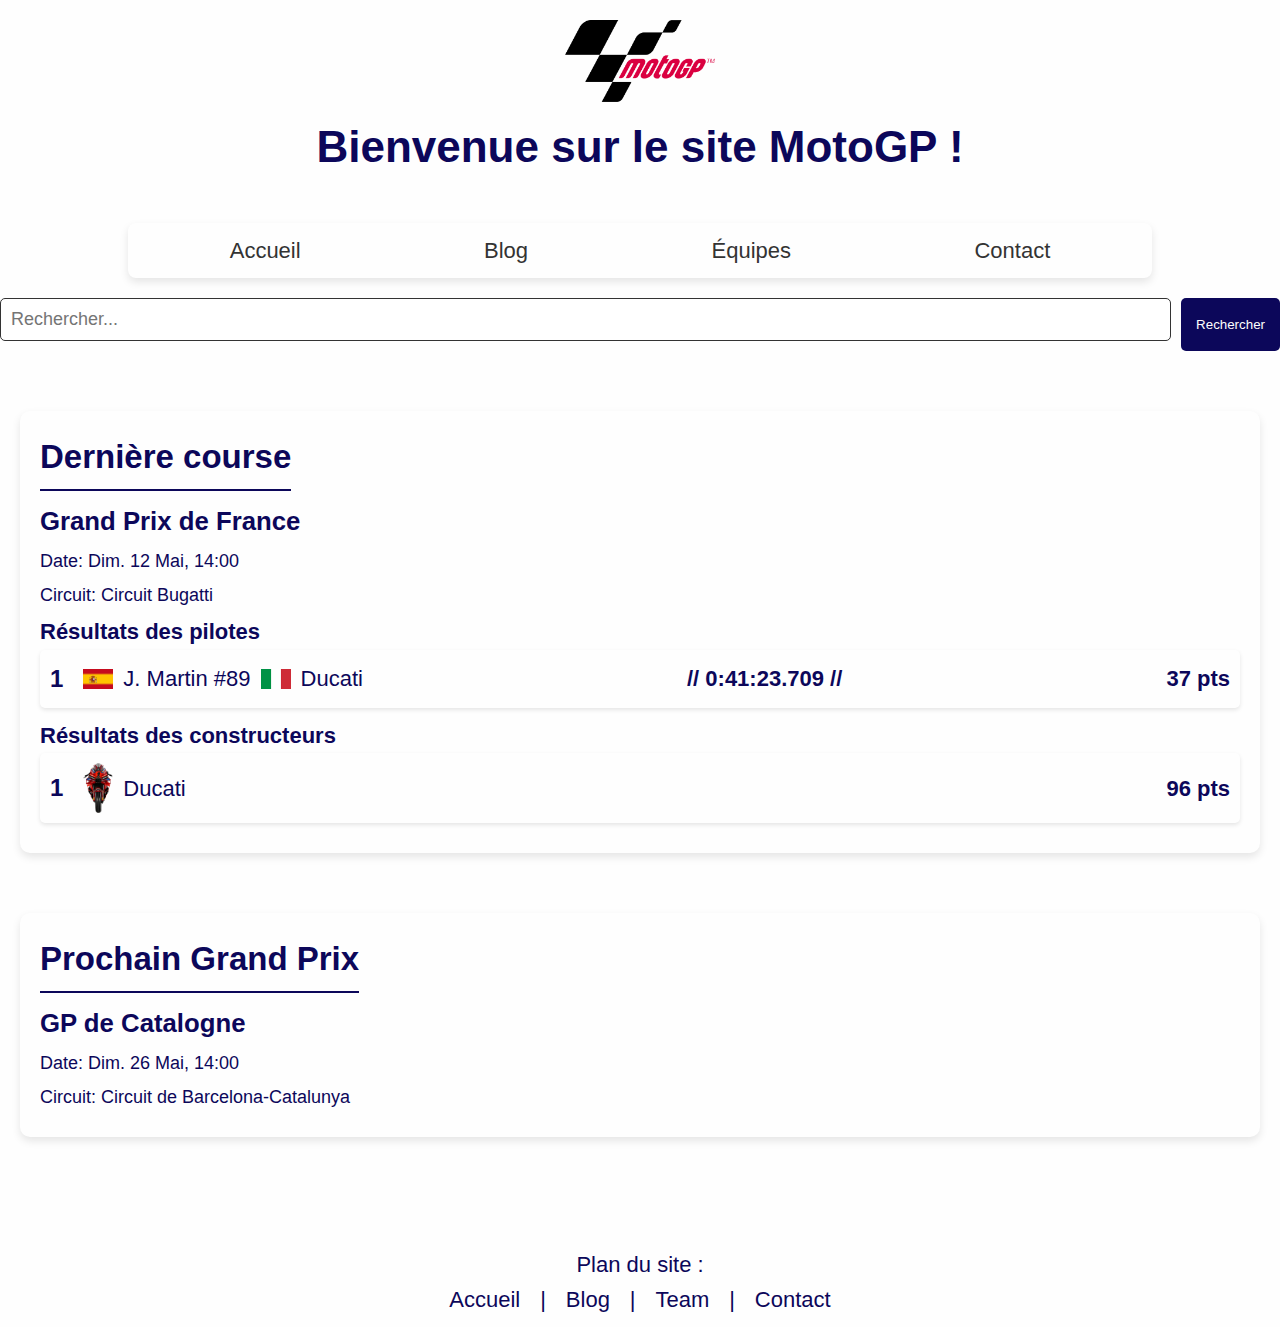
<file: index.html>
<!DOCTYPE html>
<html lang="fr">
<head>
    <meta charset="UTF-8">
    <meta name="viewport" content="width=device-width, initial-scale=1.0">
    <title>MotoGP - Accueil</title>
    <link rel="stylesheet" href="styles.css">
</head>
<body>
    <header>
        <img src="img/logo.png" alt="Logo du Moto GP" id="logo">
        <h1>Bienvenue sur le site MotoGP !</h1>
    </header>

    <nav>
        <ul>
            <li><a href="index.html">Accueil</a></li>
            <li><a href="blog.html">Blog</a></li>
            <li><a href="equipes.html">Équipes</a></li>
            <li><a href="contact.html">Contact</a></li>
        </ul>
    </nav>

    <div class="search-bar">
        <input type="text" placeholder="Rechercher..." class="search-input">
        <button class="search-button">Rechercher</button>
    </div>

    <main>
        <section class="last-race">
            <h2>Dernière course</h2>
            <h3>Grand Prix de France</h3>
            <p class="race-details">Date: Dim. 12 Mai, 14:00</p>
            <p class="race-details">Circuit: Circuit Bugatti</p>
            <h4>Résultats des pilotes</h4>
            <ul class="pilots-list">
                <li>
                    <span class="position">1</span>
                    <img src="img/spain.png" alt="Drapeau espagnol" class="flag">
                    J. Martin
                    #89
                    <img src="img/italia.png" alt="Logo Ducati Pramac" class="constructor">
                    Ducati
                    <span class="time"> //  0:41:23.709 // </span>
                    <span class="points">37 pts</span>
                </li>
                <!-- Ajoutez les autres éléments de la liste pour les autres pilotes (4 éléments supplémentaires) -->
            </ul>
            <h4>Résultats des constructeurs</h4>
            <ul class="constructors-list">
                <li>
                    <span class="position">1</span>
                    <img src="img/ducati.png" alt="Logo Ducati" class="constructor">
                    Ducati
                    <span class="points">96 pts</span>
                </li>
                <!-- Ajoutez les autres éléments de la liste pour les autres constructeurs (4 éléments supplémentaires) -->
            </ul>
        </section>

        <section class="next-race">
            <h2>Prochain Grand Prix</h2>
            <h3>GP de Catalogne</h3>
            <p class="race-details">Date: Dim. 26 Mai, 14:00</p>
            <p class="race-details">Circuit: Circuit de Barcelona-Catalunya</p>
        </section>
    </main>

    <footer>
        <p>Plan du site : </p>
        <a href="index.html">Accueil</a> |
        <a href="blog.html">Blog</a> |
        <a href="equipes.html">Team</a> |
        <a href="contact.html">Contact</a>
    </footer>
</body>
</html>
</file>
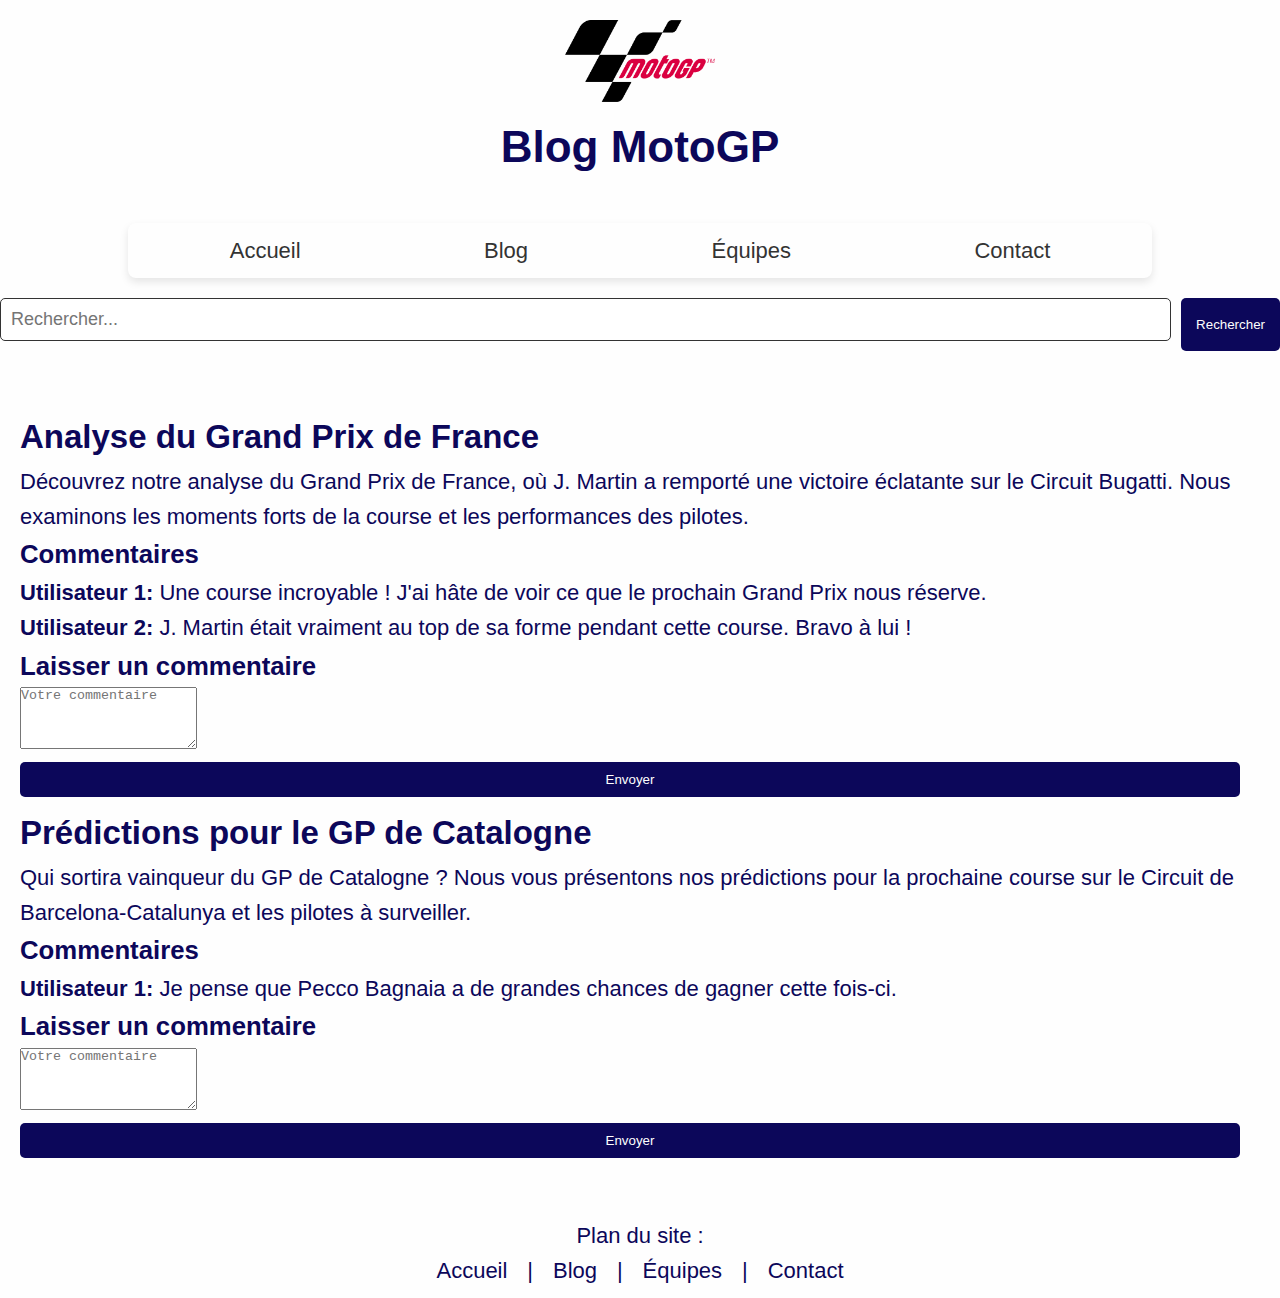
<file: blog.html>
<!DOCTYPE html> <html lang="fr"> <head> <meta charset="UTF-8"> <meta name="viewport" content="width=device-width, initial-scale=1.0"> <title>MotoGP - Blog</title> <link rel="stylesheet" href="styles.css"> </head> <body> <header> <img src="img/logo.png" alt="Logo du Moto GP" id="logo"> <h1>Blog MotoGP</h1> </header>

    <nav>
        <ul>
            <li><a href="index.html">Accueil</a></li>
            <li><a href="blog.html">Blog</a></li>
            <li><a href="equipes.html">Équipes</a></li>
            <li><a href="contact.html">Contact</a></li>
        </ul>
    </nav>
    
    <div class="search-bar">
        <input type="text" placeholder="Rechercher..." class="search-input">
        <button class="search-button">Rechercher</button>
    </div>
    
    <main>
        <article>
            <h2>Analyse du Grand Prix de France</h2>
            <p>Découvrez notre analyse du Grand Prix de France, où J. Martin a remporté une victoire éclatante sur le Circuit Bugatti. Nous examinons les moments forts de la course et les performances des pilotes.</p>
    
            <h3>Commentaires</h3>
            <div class="comment">
                <p><strong>Utilisateur 1:</strong> Une course incroyable ! J'ai hâte de voir ce que le prochain Grand Prix nous réserve.</p>
            </div>
            <div class="comment">
                <p><strong>Utilisateur 2:</strong> J. Martin était vraiment au top de sa forme pendant cette course. Bravo à lui !</p>
            </div>
    
            <h3>Laisser un commentaire</h3>
            <form>
                <textarea placeholder="Votre commentaire" rows="4" required></textarea>
                <button type="submit">Envoyer</button>
            </form>
        </article>
    
        <article>
            <h2>Prédictions pour le GP de Catalogne</h2>
            <p>Qui sortira vainqueur du GP de Catalogne ? Nous vous présentons nos prédictions pour la prochaine course sur le Circuit de Barcelona-Catalunya et les pilotes à surveiller.</p>
    
            <h3>Commentaires</h3>
            <div class="comment">
                <p><strong>Utilisateur 1:</strong> Je pense que Pecco Bagnaia a de grandes chances de gagner cette fois-ci.</p>
            </div>
    
            <h3>Laisser un commentaire</h3>
            <form>
                <textarea placeholder="Votre commentaire" rows="4" required></textarea>
                <button type="submit">Envoyer</button>
            </form>
        </article>
    </main>
    
    <footer>
        <p>Plan du site : </p>
        <a href="index.html">Accueil</a> |
        <a href="blog.html">Blog</a> |
        <a href="equipes.html">Équipes</a> |
        <a href="contact.html">Contact</a>
    </footer>
    </body> </html>
</file>
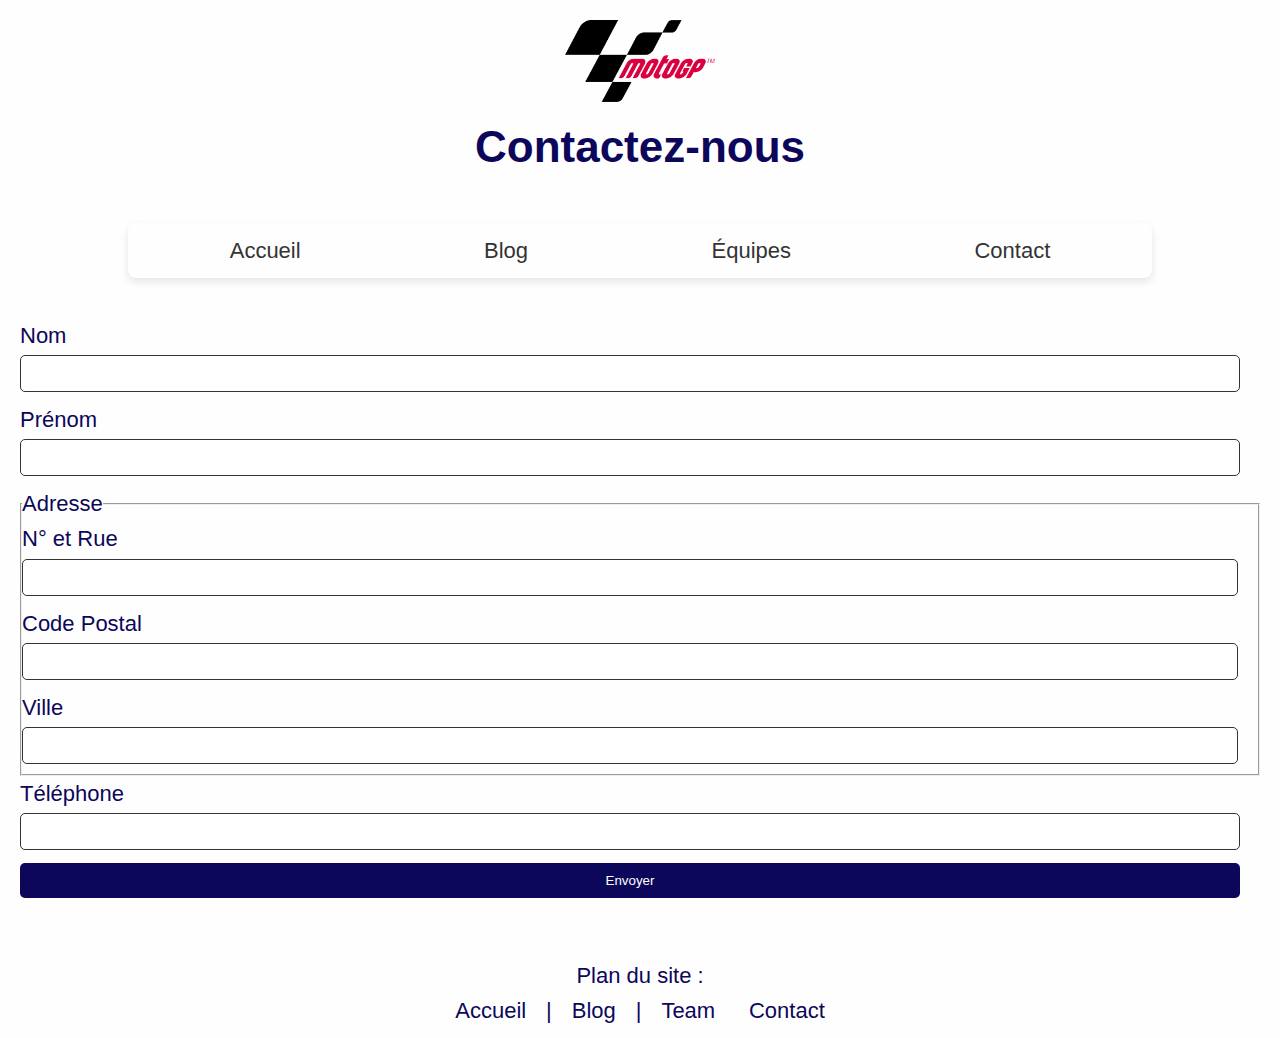
<file: contact.html>
<!DOCTYPE html>
<html lang="fr">
<head>
    <meta charset="UTF-8">
    <meta name="viewport" content="width=device-width, initial-scale=1.0">
    <title>MotoGP | Contact</title>
    <link rel="stylesheet" href="styles.css">
    <script src="scripts.js" defer></script>
</head>
<body>
    <header>
        <img src="img/logo.png" alt="Logo du Moto GP" id="logo">
        <h1>Contactez-nous</h1>
    </header>

    <nav>
        <ul>
            <li><a href="index.html">Accueil</a></li>
            <li><a href="blog.html">Blog</a></li>
            <li><a href="equipes.html">Équipes</a></li>
            <li><a href="contact.html">Contact</a></li>
        </ul>
    </nav>

    <main>
        <form id="contact-form">
            <label for="nom">Nom</label>
            <input type="text" id="nom" required aria-required="true" minlength="2" maxlength="50" aria-invalid="false">

            <label for="prenom">Prénom</label>
            <input type="text" id="prenom" required aria-required="true" minlength="2" maxlength="50" aria-invalid="false">

            <fieldset>
                <legend>Adresse</legend>
                <label for="numero_rue">N° et Rue</label>
                <input type="text" id="numero_rue" required aria-required="true" minlength="1" maxlength="10" aria-invalid="false">

                <label for="code_postal">Code Postal</label>
                <input type="text" id="code_postal" required aria-required="true" minlength="5" maxlength="10" aria-invalid="false">

                <label for="ville">Ville</label>
                <input type="text" id="ville" required aria-required="true" minlength="2" maxlength="100" aria-invalid="false">
            </fieldset>

            <label for="téléphone">Téléphone</label>
            <input type="téléphone" id="téléphone" required aria-required="true" aria-invalid="false">

            <button type="submit">Envoyer</button>
        </form>

    </main>

    <footer>
        <p>Plan du site : </p>
        <a href="index.html">Accueil</a> |
        <a href="blog.html">Blog</a> |
        <a href="blog.html">Team</a>
        <a href="contact.html">Contact</a>
    </footer>
</body>
</html>
</file>
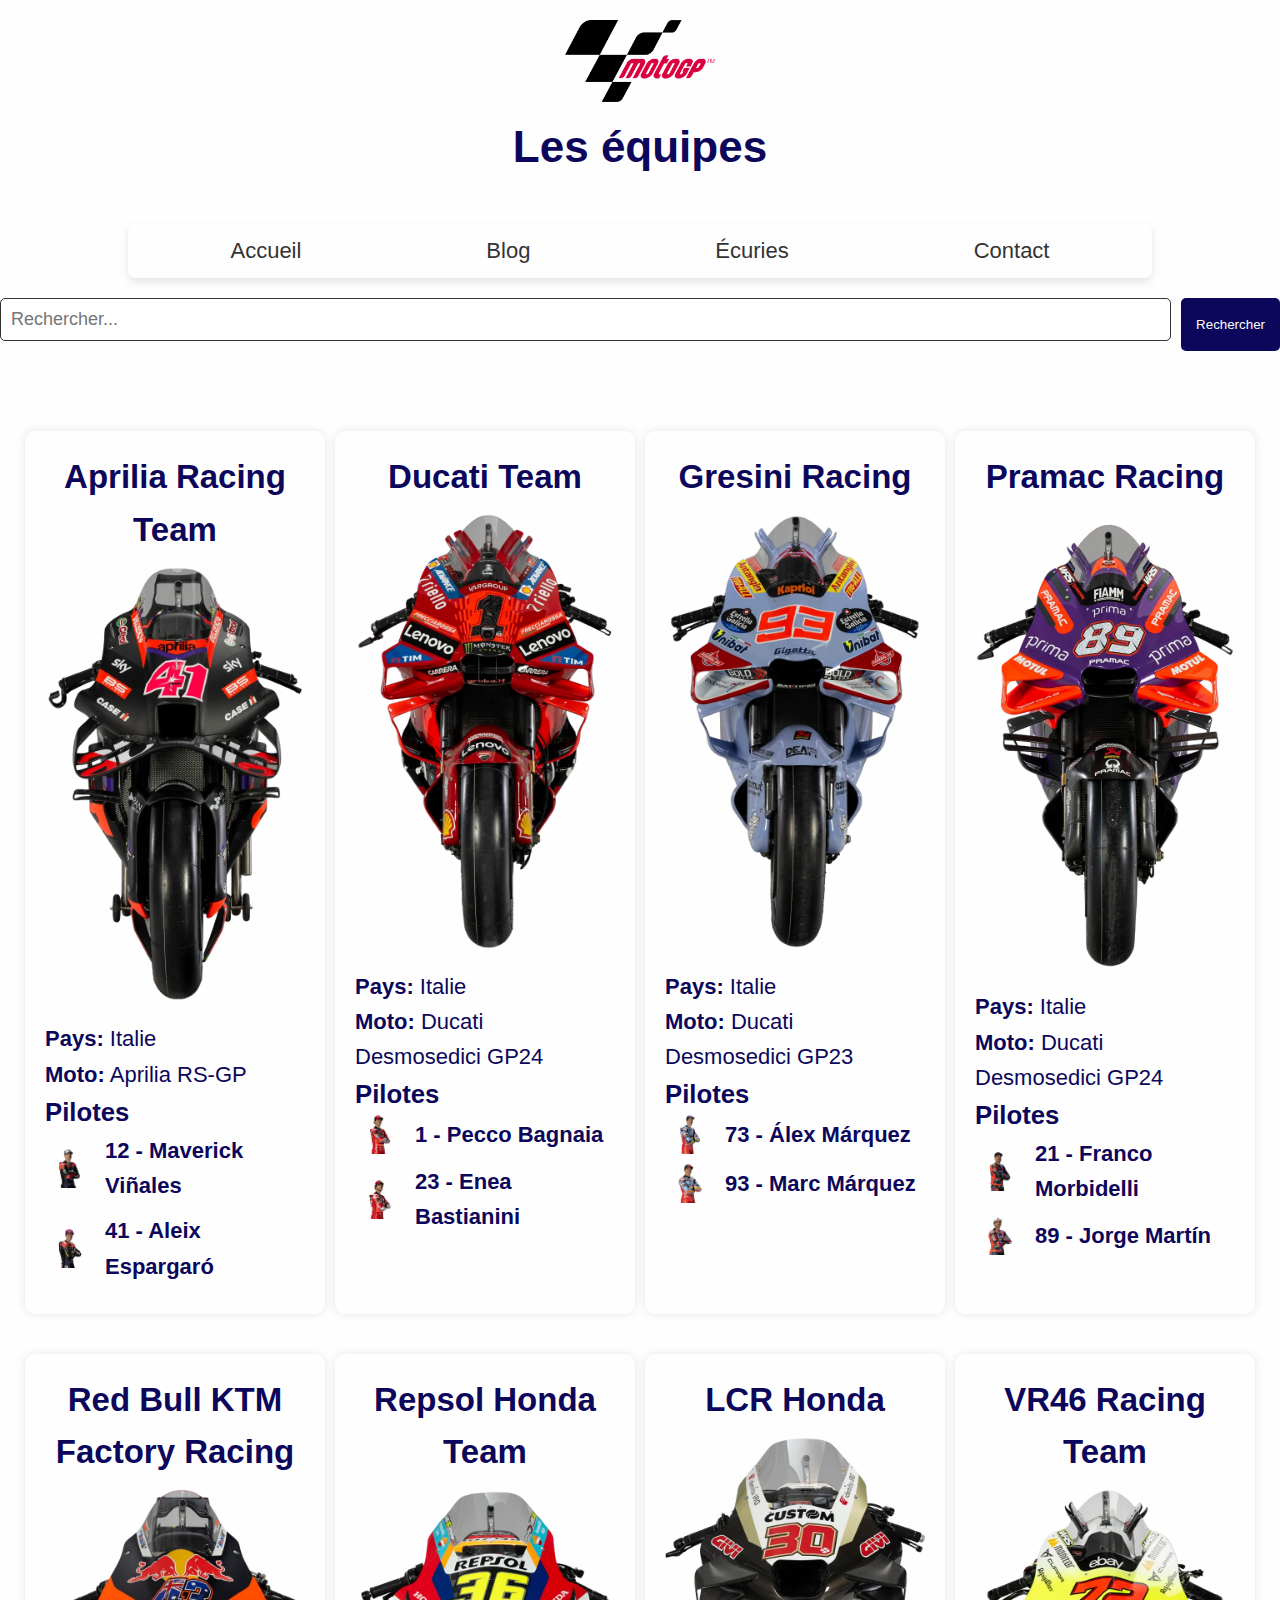
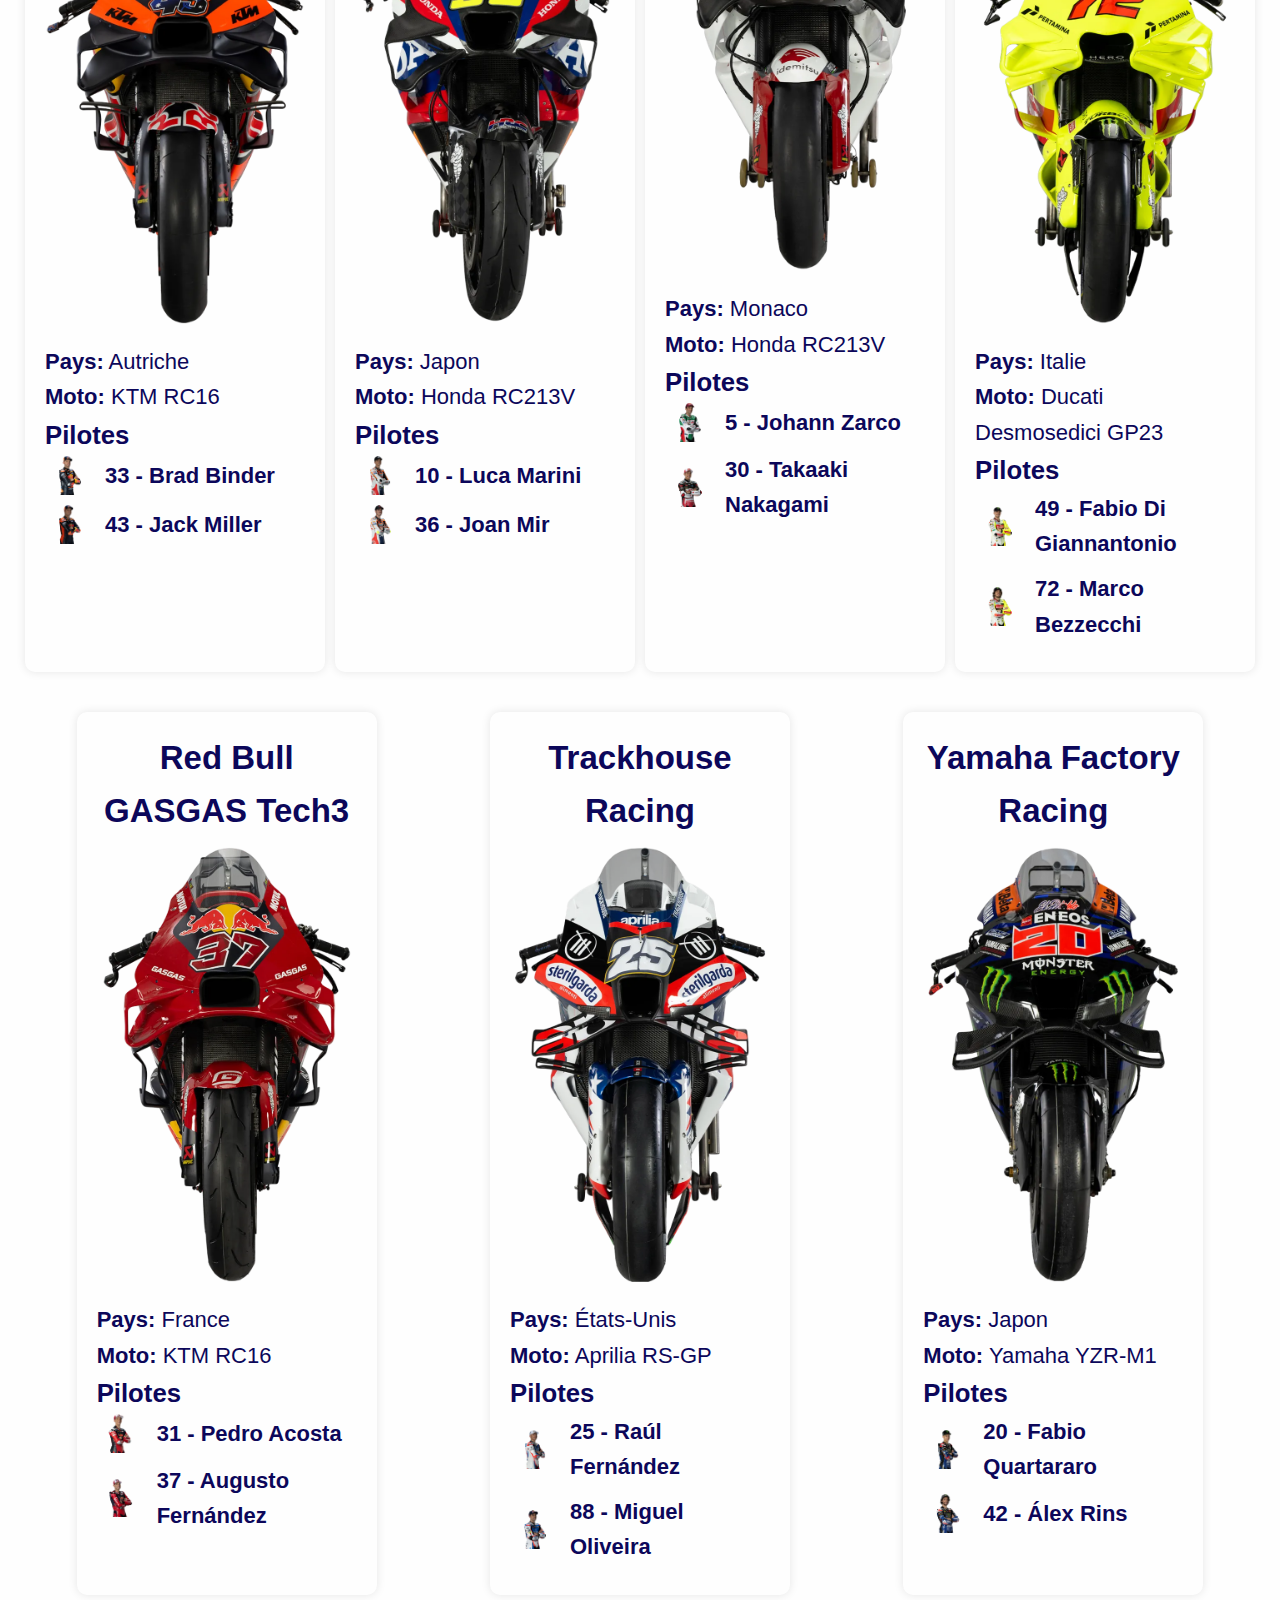
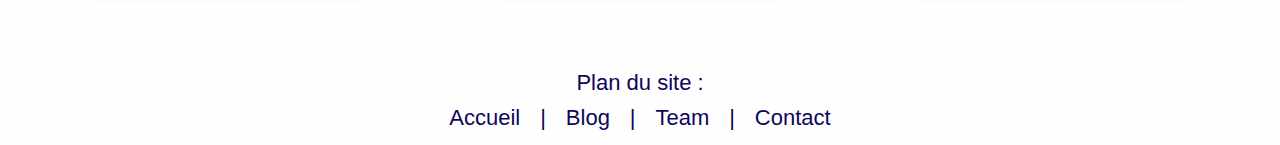
<file: equipes.html>
<!DOCTYPE html>
<html lang="fr">
<head>
    <meta charset="UTF-8">
    <meta name="viewport" content="width=device-width, initial-scale=1.0">
    <title>MotoGP - equipes</title>
    <link rel="stylesheet" href="styles.css">
    <style>
        

        main {
            padding: 20px;
            display: flex;
            flex-wrap: wrap;
            justify-content: space-around;
        }

        .team {
            background-color: #fefefe;
            border-radius: 10px;
            padding: 20px;
            margin: 20px 0;
            width: calc(30% - 40px);
            max-width: 300px;
            box-shadow: 0 0 10px rgba(0, 0, 0, 0.1);
        }

        .team h2 {
            text-align: center;
            margin-bottom: 10px;
        }

        .constructor-image {
            display: block;
            margin: 0 auto 20px;
            max-width: 100%;
            height: auto;
        }

        .pilot {
            display: flex;
            align-items: center;
            margin-bottom: 10px;
        }

        .pilot-image {
            width: 50px;
            height: auto;
            margin-right: 10px;
        }
    </style>
</head>
<body>
    <header>
        <img src="img/logo.png" alt="Logo du Moto GP" id="logo">
        <h1>Les équipes</h1>
    </header>

    <nav>
        <ul>
            <li><a href="index.html">Accueil</a></li>
            <li><a href="blog.html">Blog</a></li>
            <li><a href="equipes.html">Écuries</a></li>
            <li><a href="contact.html">Contact</a></li>
        </ul>
    </nav>

    <div class="search-bar">
        <input type="text" placeholder="Rechercher..." class="search-input">
        <button class="search-button">Rechercher</button>
    </div>

    <main>
        <section class="team">
            <h2>Aprilia Racing Team</h2>
            <img src="img/aprilia.png" alt="une moto aprilia" class="constructor-image">
            <p><strong>Pays:</strong> Italie</p>
            <p><strong>Moto:</strong> Aprilia RS-GP</p>

            <h3>Pilotes</h3>
            <div class="pilot">
                <img src="img/maverick-vinales.png" alt="photo de Maverick Viñales" class="pilot-image">
                <p><strong>12 - Maverick Viñales</strong></p>
            </div>
            <div class="pilot">
                <img src="img/aleix-espargaro.png" alt="photo d'Aleix Espargaró" class="pilot-image">
                <p><strong>41 - Aleix Espargaró</strong></p>
            </div>
        </section>

        <section class="team">
            <h2>Ducati Team</h2>
            <img src="img/ducati.png" alt="une moto Ducati" class="constructor-image">
            <p><strong>Pays:</strong> Italie</p>
            <p><strong>Moto:</strong> Ducati Desmosedici GP24</p>

            <h3>Pilotes</h3>
            <div class="pilot">
                <img src="img/pecco-bagnaia.png" alt="Photo de Pecco Bagnaia" class="pilot-image">
                <p><strong>1 - Pecco Bagnaia</strong></p>
            </div>
            <div class="pilot">
                <img src="img/enea-bastianini.png" alt="Photo d'Enea Bastianini" class="pilot-image">
                <p><strong>23 - Enea Bastianini</strong></p>
            </div>
        </section>

        <section class="team">
            <h2>Gresini Racing</h2>
            <img src="img/gresini.png" alt="une moto ducati aux couleurs de l'équipe Gresini" class="constructor-image">
            <p><strong>Pays:</strong> Italie</p>
            <p><strong>Moto:</strong> Ducati Desmosedici GP23</p>

            <h3>Pilotes</h3>
            <div class="pilot">
                <img src="img/alex-marquez.png" alt="Photo d'Alex Marquez" class="pilot-image">
                <p><strong>73 - Álex Márquez</strong></p>
            </div>
            <div class="pilot">
                <img src="img/marc-marquez.png" alt="Photo de Marc Marquez" class="pilot-image">
                <p><strong>93 - Marc Márquez</strong></p>
            </div>
        </section>

        <section class="team">
            <h2>Pramac Racing</h2>
            <img src="img/pramac.png" alt="Une moto ducati aux couleurs de l'équipe Pramac" class="constructor-image">
            <p><strong>Pays:</strong> Italie</p>
            <p><strong>Moto:</strong> Ducati Desmosedici GP24</p>

            <h3>Pilotes</h3>
            <div class="pilot">
                <img src="img/franco-morbidelli.png" alt="Photo de Franco Morbidelli" class="pilot-image">
                <p><strong>21 - Franco Morbidelli</strong></p>
            </div>
            <div class="pilot">
                <img src="img/jorge-martin.png" alt="Photo de Jorge Martín" class="pilot-image">
                <p><strong>89 - Jorge Martín</strong></p>
            </div>
        </section>

        <section class="team">
            <h2>Red Bull KTM Factory Racing</h2>
            <img src="img/redbull-ktm.png" alt="Une moto KTM aux couleurs de Red Bull KTM" class="constructor-image">
            <p><strong>Pays:</strong> Autriche</p>
            <p><strong>Moto:</strong> KTM RC16</p>

            <h3>Pilotes</h3>
            <div class="pilot">
                <img src="img/brad-binder.png" alt="Photo de Brad Binder" class="pilot-image">
                <p><strong>33 - Brad Binder</strong></p>
            </div>
            <div class="pilot">
                <img src="img/jack-miller.png" alt="Photo de Jack Miller" class="pilot-image">
                <p><strong>43 - Jack Miller</strong></p>
            </div>
        </section>

        <section class="team">
            <h2>Repsol Honda Team</h2>
            <img src="img/repsol-honda.png" alt="Une moto Honda aux couleurs de Repsol Honda" class="constructor-image">
            <p><strong>Pays:</strong> Japon</p>
            <p><strong>Moto:</strong> Honda RC213V</p>

            <h3>Pilotes</h3>
            <div class="pilot">
                <img src="img/luca-marini.png" alt="Photo de Luca Marini" class="pilot-image">
                <p><strong>10 - Luca Marini</strong></p>
            </div>
            <div class="pilot">
                <img src="img/joan-mir.png" alt="photo de Joan Mir" class="pilot-image">
                <p><strong>36 - Joan Mir</strong></p>
            </div>
        </section>

        <section class="team">
            <h2>LCR Honda</h2>
            <img src="img/lcr-honda.png" alt="Une moto Honda aux couleurs de LCR Honda" class="constructor-image">
            <p><strong>Pays:</strong> Monaco</p>
            <p><strong>Moto:</strong> Honda RC213V</p>
        
            <h3>Pilotes</h3>
            <div class="pilot">
                <img src="img/johann-zarco.png" alt="Photo de Johann Zarco" class="pilot-image">
                <p><strong>5 - Johann Zarco</strong></p>
            </div>
            <div class="pilot">
                <img src="img/takaaki-nakagami.png" alt="Photo de Takaaki Nakagami" class="pilot-image">
                <p><strong>30 - Takaaki Nakagami</strong></p>
            </div>
        </section>
        
        <section class="team">
            <h2>VR46 Racing Team</h2>
            <img src="img/vr46.png" alt="Une moto Ducati aux couleurs VR46" class="constructor-image">
            <p><strong>Pays:</strong> Italie</p>
            <p><strong>Moto:</strong> Ducati Desmosedici GP23</p>
        
            <h3>Pilotes</h3>
            <div class="pilot">
                <img src="img/fabio-di-giannantonio.png" alt="Photo de Fabio Di Giannantonio" class="pilot-image">
                <p><strong>49 - Fabio Di Giannantonio</strong></p>
            </div>
            <div class="pilot">
                <img src="img/marco-bezzecchi.png" alt="Photo de Marco Bezzecchi" class="pilot-image">
                <p><strong>72 - Marco Bezzecchi</strong></p>
            </div>
        </section>
        
        <section class="team">
            <h2>Red Bull GASGAS Tech3</h2>
            <img src="img/redbull-gasgas.png" alt="Une moto KTM aux couleurs Red Bull GASGAS" class="constructor-image">
            <p><strong>Pays:</strong> France</p>
            <p><strong>Moto:</strong> KTM RC16</p>
        
            <h3>Pilotes</h3>
            <div class="pilot">
                <img src="img/pedro-acosta.png" alt="Photo de Pedro Acosta" class="pilot-image">
                <p><strong>31 - Pedro Acosta</strong></p>
            </div>
            <div class="pilot">
                <img src="img/augusto-fernandez.png" alt="Photo d'Augusto Fernández" class="pilot-image">
                <p><strong>37 - Augusto Fernández</strong></p>
            </div>
        </section>
        
        <section class="team">
            <h2>Trackhouse Racing</h2>
            <img src="img/trackhouse.png" alt="Une moto Aprillia aux couleurs Trackhouse" class="constructor-image">
            <p><strong>Pays:</strong> États-Unis</p>
            <p><strong>Moto:</strong> Aprilia RS-GP</p>
        
            <h3>Pilotes</h3>
            <div class="pilot">
                <img src="img/raul-fernandez.png" alt="Photo de Raúl Fernández" class="pilot-image">
                <p><strong>25 - Raúl Fernández</strong></p>
            </div>
            <div class="pilot">
                <img src="img/miguel-oliveira.png" alt="Photo de Miguel Oliveira" class="pilot-image">
                <p><strong>88 - Miguel Oliveira</strong></p>
            </div>
        </section>
        
        <section class="team">
            <h2>Yamaha Factory Racing</h2>
            <img src="img/yamaha.png" alt="Une moto Yamaha" class="constructor-image">
            <p><strong>Pays:</strong> Japon</p>
            <p><strong>Moto:</strong> Yamaha YZR-M1</p>
        
            <h3>Pilotes</h3>
            <div class="pilot">
                <img src="img/fabio-quartararo.png" alt="Photo de Fabio Quartararo" class="pilot-image">
                <p><strong>20 - Fabio Quartararo</strong></p>
            </div>
            <div class="pilot">
                <img src="img/alex-rins.png" alt="Photo de Alex Rins" class="pilot-image">
                <p><strong>42 - Álex Rins</strong></p>
            </div>
        </section>
    </main>

    <footer>
        <p>Plan du site : </p>
        <a href="index.html">Accueil</a> |
        <a href="blog.html">Blog</a> |
        <a href="equipes.html">Team</a> |
        <a href="contact.html">Contact</a>
    </footer>
</body>
</html>
</file>
<file: styles.css>
/* Color Palette */
:root {
  --primary-color: #0c075a;
  --secondary-color: #fefefe;
  --dark-color: #333;
}

/* Global Styles */
* {
  margin: 0;
  padding: 0;
  box-sizing: border-box;
}

body {
  font-family: Arial, sans-serif;
  background-color: var(--secondary-color);
  color: var(--primary-color);
  line-height: 1.6;
  font-size: 22px;
}

a {
  color: var(--primary-color);
  text-decoration: none;
  border-radius: 40%;
  padding: 0.7%;
}

a:hover {
  background-color: var(--primary-color);
  color: var(--secondary-color);
}

/* Header Styles */
header {
  background-color: var(--secondary-color);
  text-align: center;
  padding: 20px;
}

#logo {
  width: 150px;
  height: auto;
}

/* Navigation Styles */
nav {
  background-color: var(--secondary-color);
  padding: 10px;
  box-shadow: 0 4px 8px rgba(0, 0, 0, 0.1);
  border-radius: 8px;
  margin: 20px auto;
  max-width: 80%;
}

nav ul {
  list-style-type: none;
  display: flex;
  justify-content: space-around;
  align-items: center;
  padding: 0;
  margin: 0;
}

nav ul li {
  margin: 0 10px;
}

nav ul li a {
  color: var(--dark-color);
  padding: 10px 15px;
  border-radius: 5px;
  transition: background-color 0.3s, color 0.3s;
}

nav ul li a:hover {
  background-color: var(--primary-color);
  color: var(--secondary-color);
}

/* Search Bar */
.search-bar {
  display: flex;
  justify-content: center;
  margin-bottom: 40px;
}

.search-input {
  border: 1px solid var(--primary-color);
  border-radius: 5px;
  padding: 10px;
  font-size: 18px;
  width: 50%;
}

.search-input:focus {
  outline: none;
  box-shadow: 0 0 5px var(--primary-color);
}

.search-button {
  background-color: var(--primary-color);
  color: var(--secondary-color);
  border: none;
  border-radius: 5px;
  padding: 10px 15px;
  margin-left: 10px;
  cursor: pointer;
  transition: background-color 0.3s;
}

.search-button:hover {
  background-color: var(--dark-color);
}

/* Main Styles */
main {
  padding: 20px;
}

section {
  margin-bottom: 60px;
}

.last-race, .next-race {
  background-color: var(--secondary-color);
  padding: 20px;
  border-radius: 10px;
  box-shadow: 0 4px 8px rgba(0, 0, 0, 0.1);
}

.last-race h2, .next-race h2 {
  margin-bottom: 10px;
  border-bottom: 2px solid var(--primary-color);
  display: inline-block;
  padding-bottom: 5px;
}

.race-details {
  font-size: 18px;
  margin: 5px 0;
}

.pilots-list, .constructors-list {
  list-style-type: none;
  padding: 0;
}

.pilots-list li, .constructors-list li {
  display: flex;
  align-items: center;
  margin-bottom: 10px;
  padding: 10px;
  background-color: var(--secondary-color);
  border-radius: 5px;
  box-shadow: 0 2px 4px rgba(0, 0, 0, 0.1);
}

.position {
  font-size: 24px;
  font-weight: bold;
  margin-right: 10px;
}

.flag, .constructor {
  width: 30px;
  height: auto;
  margin: 0 10px;
}

.time, .points {
  margin-left: auto;
  font-weight: bold;
}

/* Footer Styles */
footer {
  text-align: center;
  padding: 10px;
  margin-top: 20px;
}

footer a {
  margin: 0 5px;
}

footer .footer-nav {
  margin-top: 10px;
}

footer .footer-nav ul {
  list-style-type: none;
  display: flex;
  justify-content: center;
  padding: 0;
}

footer .footer-nav ul li {
  margin: 0 10px;
}

footer .footer-nav ul li a {
  color: var(--dark-color);
  padding: 5px 10px;
  border-radius: 5px;
}

footer .footer-nav ul li a:hover {
  background-color: var(--primary-color);
  color: var(--secondary-color);
}



/* Contact Form Styles */
#contactForm {
  max-width: 500px;
  margin: 20px auto;
  padding: 20px;
  border: 1px solid var(--dark-color);
  border-radius: 5px;
  background-color: var(--secondary-color);
}

/* Titre du formulaire */
#formTitle {
  margin-top: 0;
  text-align: center;
  color: var(--primary-color);
}

/* Styles des champs de saisie et des labels */
input[type="text"],
input[type="téléphone"],
button[type="submit"] {
  width: calc(100% - 20px); /* Largeur avec marge */
  padding: 10px;
  margin-bottom: 10px;
  border: 1px solid var(--dark-color);
  border-radius: 5px;
  box-sizing: border-box; /*Inclure le padding et la bordure dans la largeur */
}

/* Message d'erreur */
div[role="alert"] {
  color: #aa0000;
  margin-top: 5px;
  font-size: 0.8em;
}

/* Bouton de soumission */
button[type="submit"] {
  background-color: var(--primary-color);
  color: var(--secondary-color);
  cursor: pointer;
  transition: background-color 0.3s ease;
  border: none;
  border-radius: 5px;
  padding: 10px 20px;
}

button[type="submit"]:hover {
  background-color: #072049; /* Assombrir légèrement la couleur au survol */
}
</file>
